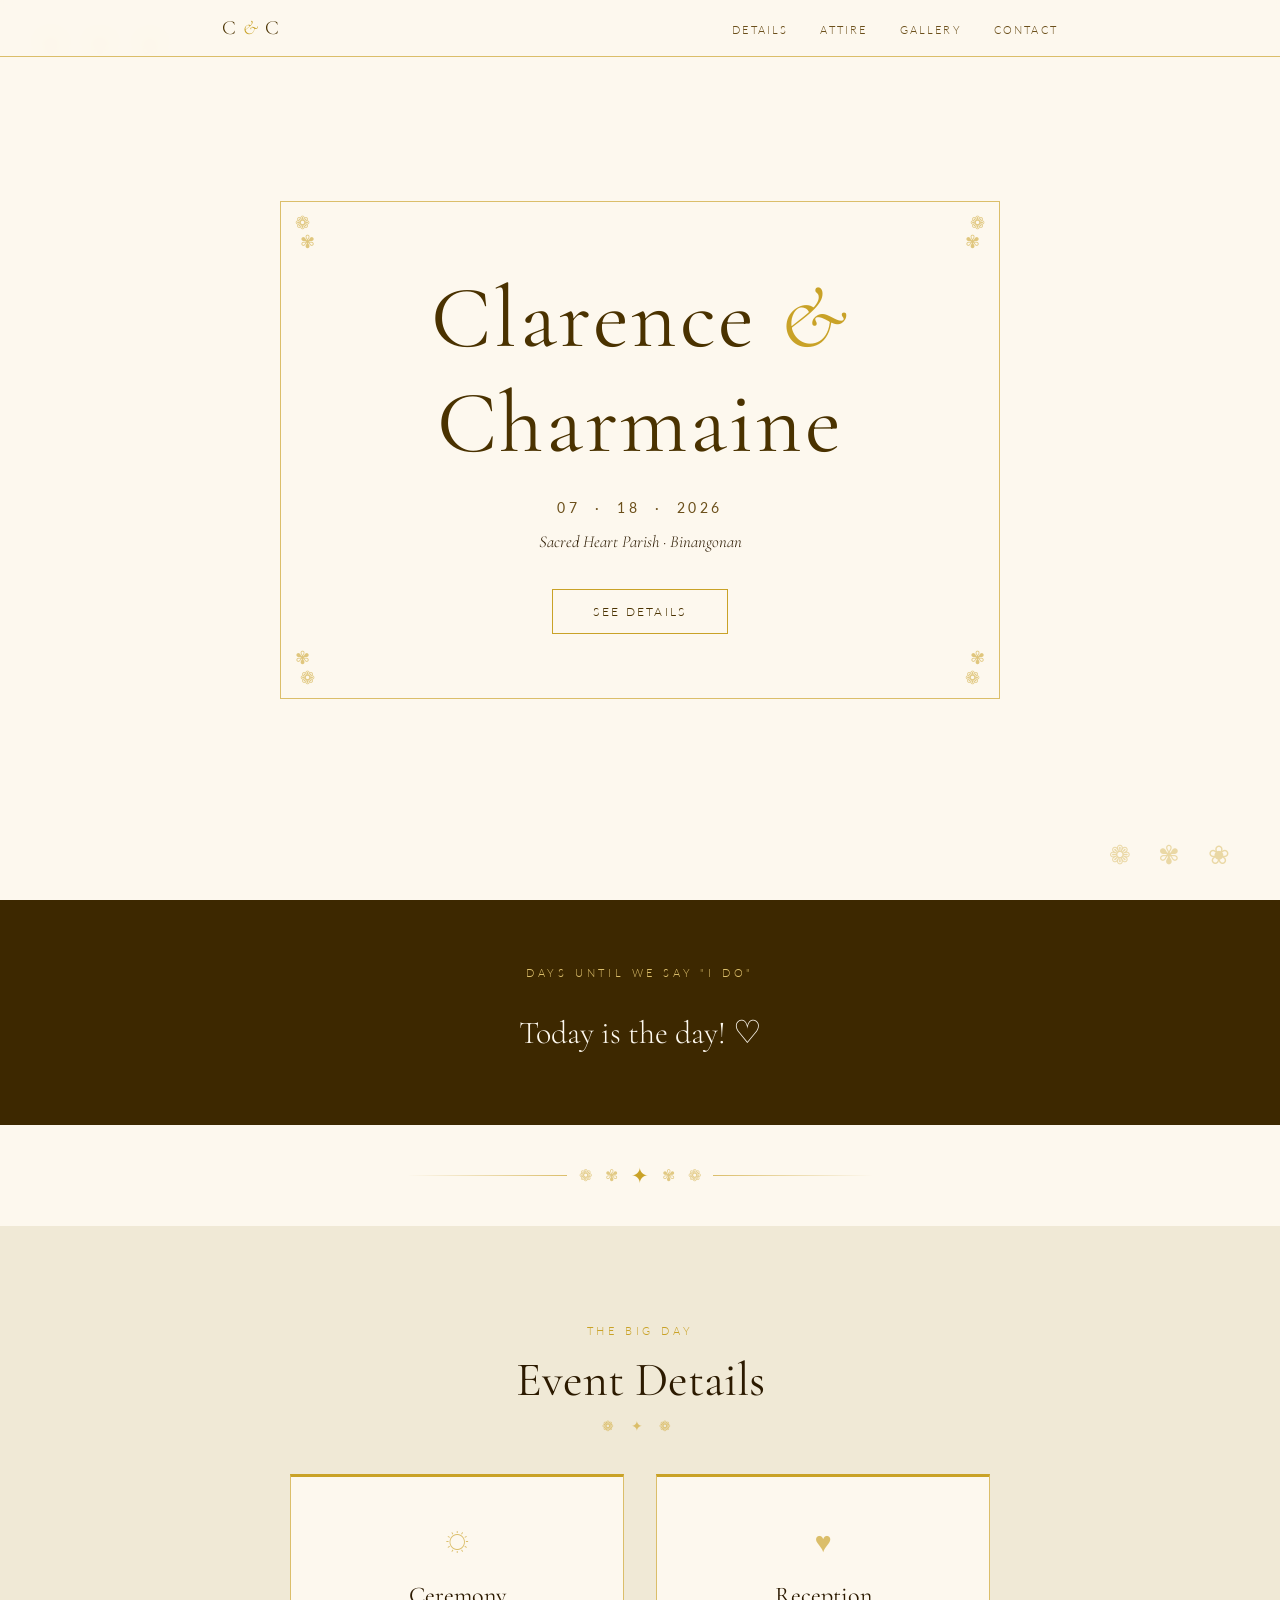
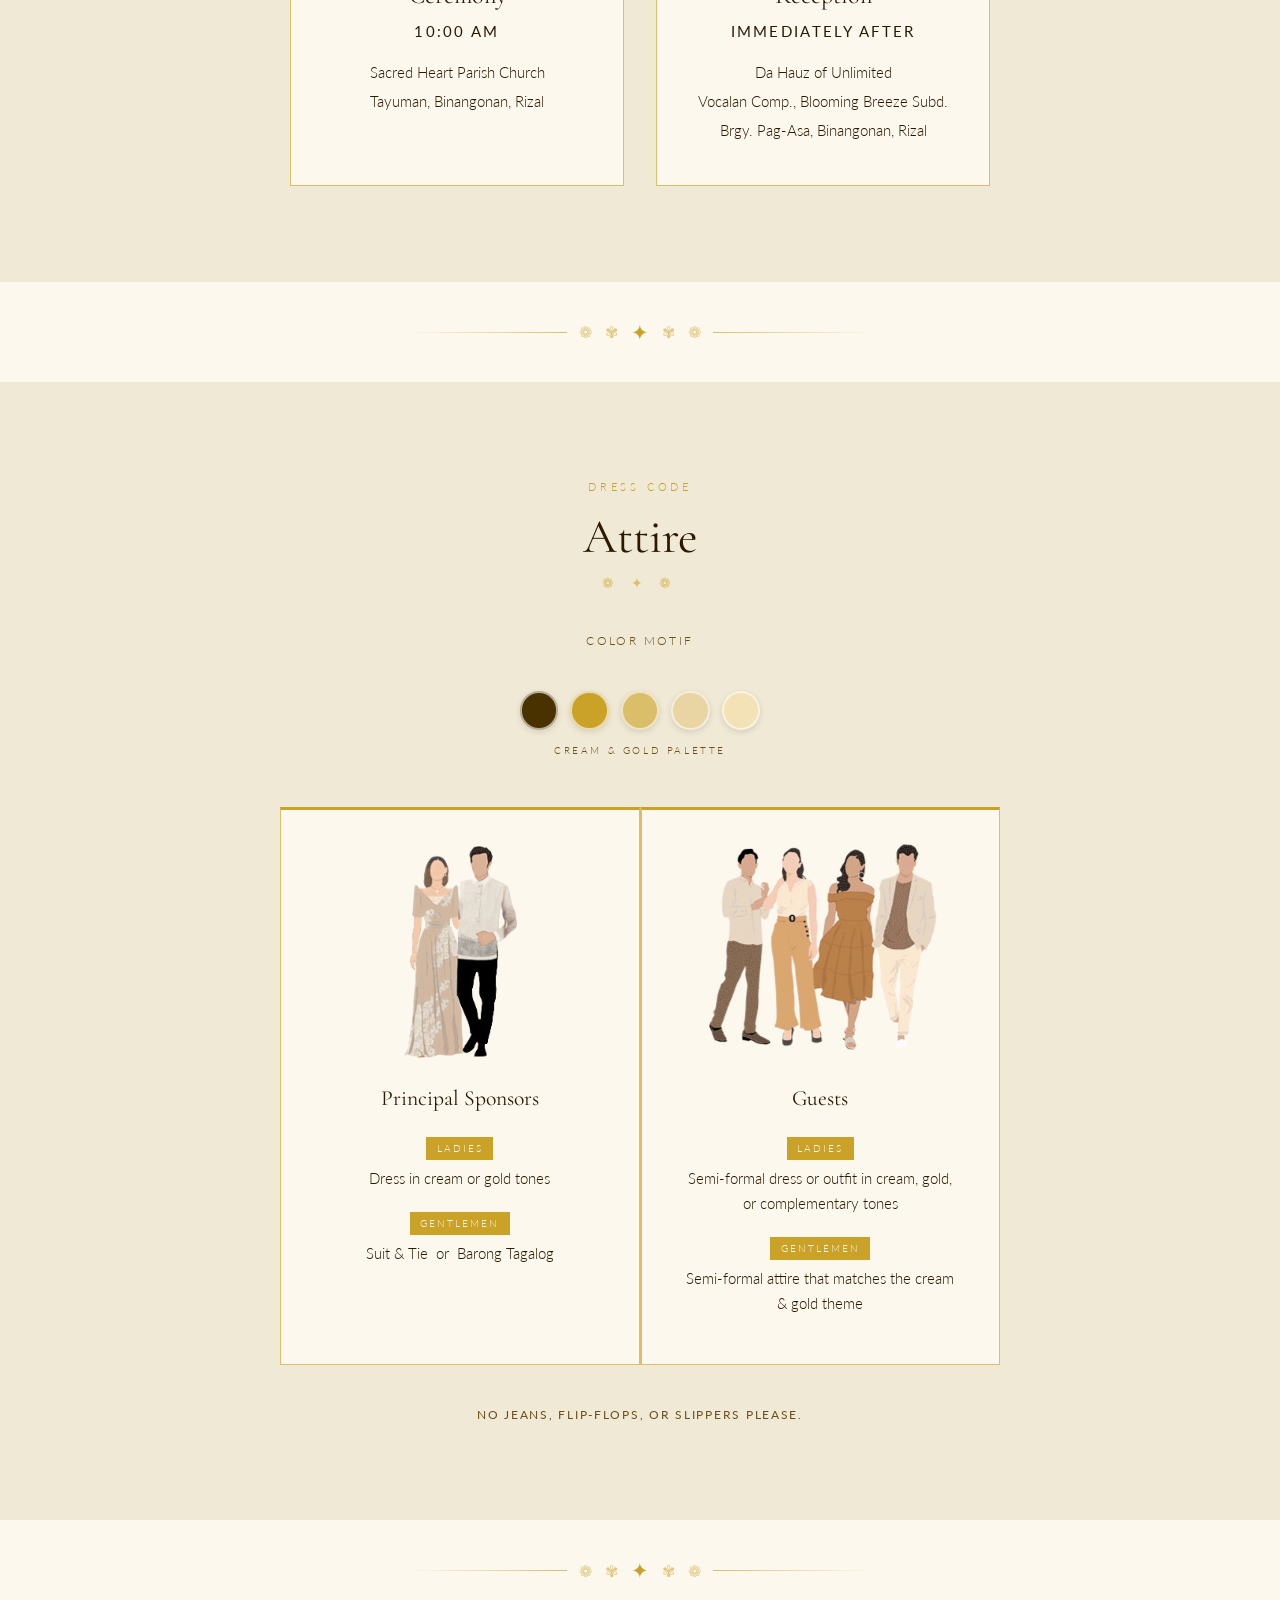
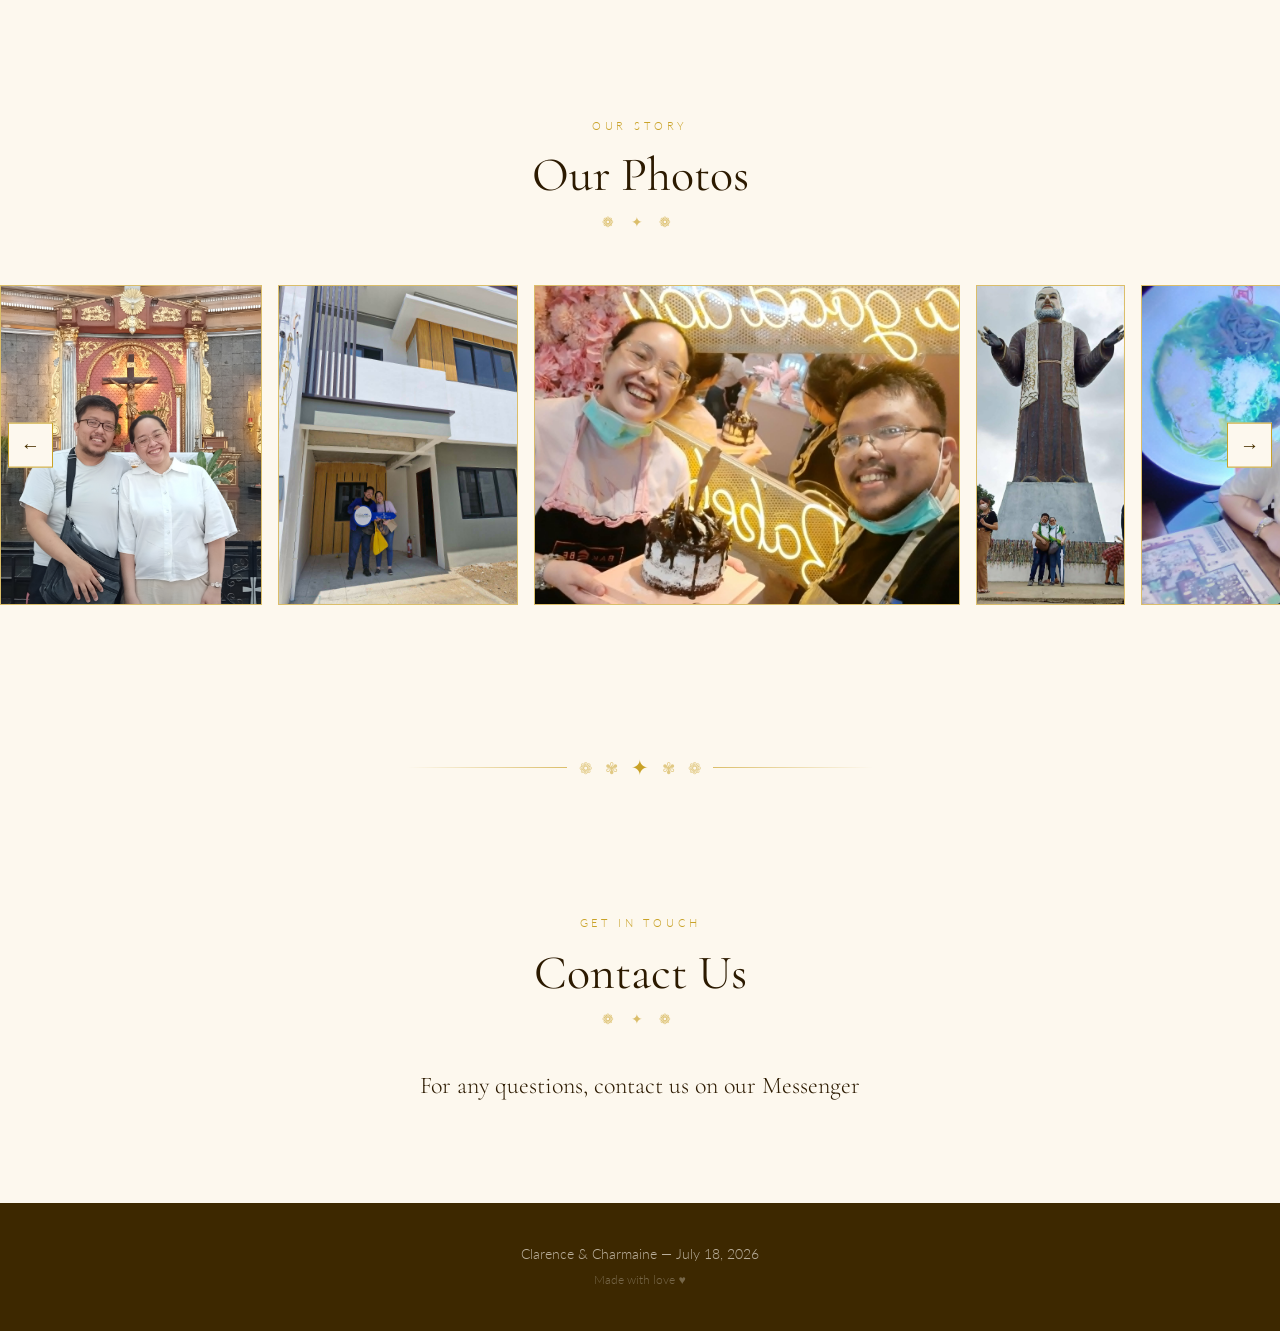
<file: index.html>
<!DOCTYPE html>
<html lang="en">
<head>
  <meta charset="UTF-8" />
  <meta name="viewport" content="width=device-width, initial-scale=1.0" />
  <title>Clarence & Charmaine — We're Getting Married!</title>
  <link rel="preconnect" href="https://fonts.googleapis.com" />
  <link rel="preconnect" href="https://fonts.gstatic.com" crossorigin />
  <link href="https://fonts.googleapis.com/css2?family=Cormorant+Garamond:ital,wght@0,300;0,400;1,300;1,400&family=Lato:wght@300;400&display=swap" rel="stylesheet" />
  <link rel="stylesheet" href="style.css" />
</head>
<body>

  <!-- Nav -->
  <nav class="site-nav" id="site-nav">
    <div class="nav-inner">
      <a href="#" class="nav-brand">C <span>&amp;</span> C</a>
      <button class="nav-toggle" id="nav-toggle" aria-label="Toggle menu">&#9776;</button>
      <ul class="nav-links" id="nav-links">
        <li><a href="#details">Details</a></li>
        <li><a href="#attire">Attire</a></li>
        <li><a href="#gallery">Gallery</a></li>
        <li><a href="#contact">Contact</a></li>
      </ul>
    </div>
  </nav>

  <!-- Hero -->
  <section class="hero">
    <div class="hero-inner">
      <span class="hc hc-tl"></span>
      <span class="hc hc-tr"></span>
      <span class="hc hc-bl"></span>
      <span class="hc hc-br"></span>
      <h1>Clarence <span>&amp;</span> Charmaine</h1>
      <p class="hero-date">07 &nbsp;&middot;&nbsp; 18 &nbsp;&middot;&nbsp; 2026</p>
      <p class="hero-venue">Sacred Heart Parish &middot; Binangonan</p>
      <div class="hero-btns">
        <a href="#details" class="btn">See Details</a>
      </div>
    </div>
  </section>

  <!-- Countdown -->
  <section class="countdown-section">
    <p class="section-label">Days Until We Say "I Do"</p>
    <div class="countdown" id="countdown">
      <div class="countdown-block"><span id="days">--</span><small>Days</small></div>
      <div class="countdown-sep">:</div>
      <div class="countdown-block"><span id="hours">--</span><small>Hours</small></div>
      <div class="countdown-sep">:</div>
      <div class="countdown-block"><span id="minutes">--</span><small>Minutes</small></div>
      <div class="countdown-sep">:</div>
      <div class="countdown-block"><span id="seconds">--</span><small>Seconds</small></div>
    </div>
  </section>

  <!-- Ornament -->
  <div class="divider-ornament"><span>❁</span><span>✾</span><span>✦</span><span>✾</span><span>❁</span></div>

  <!-- Details -->
  <section class="details" id="details">
    <p class="section-label">The Big Day</p>
    <h2>Event Details</h2>
    <div class="cards">

      <div class="card">
        <div class="card-icon">&#9788;</div>
        <h3>Ceremony</h3>
        <p class="card-time">10:00 AM</p>
        <p>Sacred Heart Parish Church<br />Tayuman, Binangonan, Rizal</p>
      </div>

      <div class="card">
        <div class="card-icon">&#9829;</div>
        <h3>Reception</h3>
        <p class="card-time">Immediately After</p>
        <p>Da Hauz of Unlimited<br />Vocalan Comp., Blooming Breeze Subd.<br />Brgy. Pag-Asa, Binangonan, Rizal</p>
      </div>

    </div>
  </section>

  <!-- Ornament -->
  <div class="divider-ornament"><span>❁</span><span>✾</span><span>✦</span><span>✾</span><span>❁</span></div>

  <!-- Attire -->
  <section class="attire" id="attire">
    <div class="attire-header">
      <p class="section-label">Dress Code</p>
      <h2>Attire</h2>
      <p class="attire-sub">Color Motif</p>
      <div class="color-swatches">
        <span class="swatch" style="background:#4a3200;" title="Deep Gold"></span>
        <span class="swatch" style="background:#c9a227;" title="Gold"></span>
        <span class="swatch" style="background:#dbbe6a;" title="Light Gold"></span>
        <span class="swatch" style="background:#e8d5a3;" title="Warm Cream"></span>
        <span class="swatch" style="background:#f2e2b6;" title="Light Cream"></span>
      </div>
      <p class="swatch-label">Cream &amp; Gold Palette</p>
    </div>

    <div class="attire-cols">

      <div class="attire-col">
        <img src="Sponsor.png" alt="Principal Sponsors attire" class="attire-col-img" />
        <h3>Principal Sponsors</h3>
        <div class="attire-role">
          <span class="role-tag">Ladies</span>
          <p>Dress in cream or gold tones</p>
        </div>
        <div class="attire-role">
          <span class="role-tag">Gentlemen</span>
          <p>Suit &amp; Tie &nbsp;or&nbsp; Barong Tagalog</p>
        </div>
      </div>

      <div class="attire-divider"></div>

      <div class="attire-col">
        <img src="Guests.png" alt="Guests attire" class="attire-col-img" />
        <h3>Guests</h3>
        <div class="attire-role">
          <span class="role-tag">Ladies</span>
          <p>Semi-formal dress or outfit in cream, gold, or complementary tones</p>
        </div>
        <div class="attire-role">
          <span class="role-tag">Gentlemen</span>
          <p>Semi-formal attire that matches the cream &amp; gold theme</p>
        </div>
      </div>

    </div>

    <p class="attire-note">No jeans, flip-flops, or slippers please.</p>
  </section>

  <!-- Ornament -->
  <div class="divider-ornament"><span>❁</span><span>✾</span><span>✦</span><span>✾</span><span>❁</span></div>

  <!-- Gallery -->
  <section class="gallery" id="gallery">
    <p class="section-label">Our Story</p>
    <h2>Our Photos</h2>
    <div class="gallery-strip-wrapper">
      <button class="gallery-arrow gallery-arrow-left" id="gallery-prev" aria-label="Previous photos">&#8592;</button>
      <div class="gallery-strip" id="gallery-strip">
        <img src="1.jpg" alt="Photo 1" loading="lazy" />
        <img src="2.jpg" alt="Photo 2" loading="lazy" />
        <img src="3.jpg" alt="Photo 3" loading="lazy" />
        <img src="4.jpg" alt="Photo 4" loading="lazy" />
        <img src="5.jpg" alt="Photo 5" loading="lazy" />
        <img src="6.jpg" alt="Photo 6" loading="lazy" />
        <img src="7.jpg" alt="Photo 7" loading="lazy" />
        <img src="8.jpg" alt="Photo 8" loading="lazy" />
        <img src="9.jpg" alt="Photo 9" loading="lazy" />
        <img src="10.jpg" alt="Photo 10" loading="lazy" />
        <img src="11.jpg" alt="Photo 11" loading="lazy" />
        <img src="12.jpg" alt="Photo 12" loading="lazy" />
        <img src="13.jpg" alt="Photo 13" loading="lazy" />
        <img src="14.jpg" alt="Photo 14" loading="lazy" />
        <img src="15.jpg" alt="Photo 15" loading="lazy" />
        <img src="16.jpg" alt="Photo 16" loading="lazy" />
        <img src="17.jpg" alt="Photo 17" loading="lazy" />
      </div>
      <button class="gallery-arrow gallery-arrow-right" id="gallery-next" aria-label="Next photos">&#8594;</button>
    </div>
  </section>

  <!-- Ornament -->
  <div class="divider-ornament"><span>❁</span><span>✾</span><span>✦</span><span>✾</span><span>❁</span></div>

  <!-- Contact -->
  <section class="contact" id="contact">
    <p class="section-label">Get in Touch</p>
    <h2>Contact Us</h2>
    <div class="contact-numbers">
      <p>For any questions, contact us on our Messenger</p>
    </div>
  </section>

  <!-- Footer -->
  <footer>
    <p>Clarence &amp; Charmaine &mdash; July 18, 2026</p>
    <p class="footer-sub">Made with love &hearts;</p>
  </footer>

  <script src="script.js"></script>
</body>
</html>
</file>
<file: style.css>
/* === Reset & Base === */
*, *::before, *::after { box-sizing: border-box; margin: 0; padding: 0; }

:root {
  --cream:      #fdf8ee;
  --cream-deep: #f0e9d6;
  --gold:       #c9a227;
  --gold-light: #dbbe6a;
  --gold-dark:  #4a3200;
  --text:       #2c1a00;
  --text-soft:  #6b4f1a;
  --section-bg: #3d2800;
}

html { scroll-behavior: smooth; }

body {
  font-family: 'Lato', sans-serif;
  font-weight: 300;
  color: var(--text);
  background: var(--cream);
  line-height: 1.7;
}

h1, h2, h3 {
  font-family: 'Cormorant Garamond', serif;
  font-weight: 400;
  line-height: 1.2;
}

.section-label {
  font-size: 0.68rem;
  letter-spacing: 0.35em;
  text-transform: uppercase;
  color: var(--gold);
  margin-bottom: 0.75rem;
}

/* === Nav === */
.site-nav {
  position: fixed;
  top: 0;
  left: 0;
  right: 0;
  z-index: 100;
  background: rgba(253, 248, 238, 0.95);
  backdrop-filter: blur(6px);
  border-bottom: 1px solid var(--gold-light);
  transition: box-shadow 0.3s;
}

.site-nav.scrolled {
  box-shadow: 0 2px 16px rgba(74, 50, 0, 0.08);
}

.nav-inner {
  max-width: 900px;
  margin: 0 auto;
  padding: 0 2rem;
  height: 3.5rem;
  display: flex;
  align-items: center;
  justify-content: space-between;
}

.nav-brand {
  font-family: 'Cormorant Garamond', serif;
  font-size: 1.25rem;
  color: var(--gold-dark);
  text-decoration: none;
  letter-spacing: 0.05em;
}

.nav-brand span {
  font-style: italic;
  color: var(--gold);
}

.nav-links {
  display: flex;
  align-items: center;
  gap: 2rem;
  list-style: none;
}

.nav-links a {
  font-size: 0.68rem;
  letter-spacing: 0.2em;
  text-transform: uppercase;
  color: var(--text-soft);
  text-decoration: none;
  transition: color 0.2s;
}

.nav-links a:hover { color: var(--gold-dark); }

.nav-toggle {
  display: none;
  background: none;
  border: none;
  font-size: 1.4rem;
  color: var(--gold-dark);
  cursor: pointer;
  line-height: 1;
}

/* === Hero === */
.hero {
  min-height: 100vh;
  padding-top: 3.5rem;
  display: flex;
  align-items: center;
  justify-content: center;
  text-align: center;
  background: var(--cream);
  padding: 4rem 2rem;
  position: relative;
}

/* Corner floral decorations */
.hero::before,
.hero::after {
  content: '❁ ✾ ❀';
  position: absolute;
  font-size: 1.6rem;
  color: var(--gold-light);
  opacity: 0.55;
  line-height: 1;
  letter-spacing: 0.4em;
}
.hero::before { top: 2rem; left: 2.5rem; }
.hero::after  { bottom: 2rem; right: 2.5rem; }

.hero-inner {
  border: 1px solid var(--gold-light);
  padding: 4rem 5rem;
  max-width: 720px;
  width: 100%;
  position: relative;
}

/* Inner corner accents via spans */
.hc {
  position: absolute;
  font-size: 1.1rem;
  color: var(--gold-light);
  opacity: 0.85;
  line-height: 1;
  pointer-events: none;
}
.hc::before, .hc::after { display: block; line-height: 1.1; }

.hc-tl { top: 0.7rem; left: 0.9rem; text-align: left; }
.hc-tl::before { content: '❁'; }
.hc-tl::after  { content: '✾'; margin-left: 0.3rem; }

.hc-tr { top: 0.7rem; right: 0.9rem; text-align: right; }
.hc-tr::before { content: '❁'; }
.hc-tr::after  { content: '✾'; margin-right: 0.3rem; }

.hc-bl { bottom: 0.7rem; left: 0.9rem; text-align: left; }
.hc-bl::before { content: '✾'; }
.hc-bl::after  { content: '❁'; margin-left: 0.3rem; }

.hc-br { bottom: 0.7rem; right: 0.9rem; text-align: right; }
.hc-br::before { content: '✾'; }
.hc-br::after  { content: '❁'; margin-right: 0.3rem; }

.hero-eyebrow {
  font-family: 'Lato', sans-serif;
  font-size: 0.68rem;
  letter-spacing: 0.35em;
  text-transform: uppercase;
  color: var(--gold);
  margin-bottom: 1.25rem;
}

.hero h1 {
  font-size: clamp(2.8rem, 8vw, 5.5rem);
  font-weight: 400;
  color: var(--gold-dark);
  letter-spacing: 0.03em;
  margin-bottom: 1.25rem;
}

.hero h1 span {
  font-style: italic;
  color: var(--gold);
}

.hero-date {
  font-family: 'Lato', sans-serif;
  font-size: 0.85rem;
  letter-spacing: 0.25em;
  color: var(--text-soft);
  font-weight: 400;
  margin-bottom: 0.5rem;
}

.hero-venue {
  font-family: 'Cormorant Garamond', serif;
  font-style: italic;
  font-size: 1.05rem;
  color: var(--text);
  margin-bottom: 2rem;
}

.btn {
  display: inline-block;
  padding: 0.75rem 2.5rem;
  border: 1px solid var(--gold);
  color: var(--gold-dark);
  text-decoration: none;
  font-size: 0.72rem;
  letter-spacing: 0.2em;
  text-transform: uppercase;
  transition: background 0.3s, color 0.3s;
  background: transparent;
  cursor: pointer;
}

.btn:hover {
  background: var(--gold);
  color: var(--cream);
}

.btn-filled {
  background: var(--gold);
  color: var(--cream);
}

.btn-filled:hover {
  background: var(--gold-dark);
  border-color: var(--gold-dark);
}

.hero-btns {
  display: flex;
  justify-content: center;
  gap: 1rem;
  flex-wrap: wrap;
}

/* === Countdown === */
.countdown-section {
  background: var(--section-bg);
  color: var(--cream);
  text-align: center;
  padding: 4rem 2rem;
}

.countdown-section .section-label { color: var(--gold-light); }

.countdown {
  display: flex;
  justify-content: center;
  align-items: center;
  gap: 0.5rem;
  flex-wrap: wrap;
  margin-top: 1.5rem;
}

.countdown-block {
  display: flex;
  flex-direction: column;
  align-items: center;
  min-width: 90px;
}

.countdown-block span {
  font-family: 'Cormorant Garamond', serif;
  font-size: clamp(2.5rem, 6vw, 4rem);
  font-weight: 300;
  line-height: 1;
  color: var(--gold-light);
}

.countdown-block small {
  font-size: 0.62rem;
  letter-spacing: 0.2em;
  text-transform: uppercase;
  color: rgba(247,242,227,0.5);
  margin-top: 0.4rem;
}

.countdown-sep {
  font-family: 'Cormorant Garamond', serif;
  font-size: 2.5rem;
  color: rgba(247,242,227,0.3);
  line-height: 1;
  padding-bottom: 1.2rem;
}

/* === Details === */
.details {
  padding: 6rem 2rem;
  background: var(--cream-deep);
  text-align: center;
}

.details h2,
.attire h2,
.contact h2 {
  font-size: clamp(2rem, 4vw, 3rem);
  color: var(--text);
  margin-bottom: 0.6rem;
}

.details h2::after,
.attire h2::after,
.contact h2::after {
  content: '❁ ✦ ❁';
  display: block;
  font-size: 0.85rem;
  color: var(--gold-light);
  letter-spacing: 0.5em;
  margin-top: 0.6rem;
  margin-bottom: 2.4rem;
}

.cards {
  display: grid;
  grid-template-columns: repeat(auto-fit, minmax(260px, 1fr));
  gap: 2rem;
  max-width: 700px;
  margin: 0 auto;
}

.card {
  background: var(--cream);
  padding: 2.5rem 2rem;
  border: 1px solid var(--gold-light);
  border-top: 3px solid var(--gold);
}

.card-icon {
  font-size: 1.8rem;
  color: var(--gold-light);
  margin-bottom: 1rem;
}

.card h3 {
  font-size: 1.5rem;
  color: var(--text);
  margin-bottom: 0.4rem;
}

.card-time {
  font-size: 0.75rem;
  letter-spacing: 0.15em;
  color: var(--gold);
  font-weight: 400;
  text-transform: uppercase;
  margin-bottom: 0.75rem;
}

.card p { font-size: 0.95rem; line-height: 1.9; color: var(--text); }

/* === Divider === */
.divider-ornament {
  display: flex;
  align-items: center;
  justify-content: center;
  gap: 0.8rem;
  padding: 2.5rem 3rem;
  background: var(--cream);
  color: var(--gold-light);
}

.divider-ornament::before,
.divider-ornament::after {
  content: '';
  flex: 1;
  max-width: 160px;
  height: 1px;
  background: linear-gradient(to right, transparent, var(--gold-light));
}

.divider-ornament::after {
  background: linear-gradient(to left, transparent, var(--gold-light));
}

.divider-ornament span {
  font-size: 1rem;
  line-height: 1;
  opacity: 0.8;
  transition: opacity 0.2s;
}

.divider-ornament span:nth-child(3) {
  font-size: 1.3rem;
  opacity: 1;
  color: var(--gold);
}

/* === Attire === */
.attire {
  padding: 6rem 2rem;
  background: var(--cream-deep);
  text-align: center;
}

.attire-header {
  text-align: center;
  margin-bottom: 2.5rem;
}

.attire-col-img {
  display: block;
  max-height: 220px;
  width: auto;
  margin: 0 auto 1.5rem;
  object-fit: contain;
}

.attire-sub {
  font-size: 0.75rem;
  letter-spacing: 0.2em;
  text-transform: uppercase;
  color: var(--text-soft);
  margin-bottom: 2.5rem;
}

.color-swatches {
  display: flex;
  justify-content: center;
  gap: 0.75rem;
  margin-bottom: 0.75rem;
}

.swatch {
  width: 2.4rem;
  height: 2.4rem;
  border-radius: 50%;
  display: inline-block;
  border: 2px solid rgba(255,255,255,0.6);
  box-shadow: 0 2px 6px rgba(0,0,0,0.12);
}

.swatch-label {
  font-size: 0.65rem;
  letter-spacing: 0.25em;
  text-transform: uppercase;
  color: var(--text-soft);
  margin-bottom: 3rem;
}

.attire-img {
  display: block;
  width: 320px;
  height: auto;
  border-radius: 6px;
  border: 2px solid var(--gold);
  margin: 0 auto 3rem;
}

.attire-cols {
  display: flex;
  justify-content: center;
  align-items: stretch;
  gap: 0;
  max-width: 720px;
  margin: 0 auto 2.5rem;
  flex-wrap: wrap;
}

.attire-col {
  flex: 1;
  min-width: 240px;
  padding: 2rem 2.5rem;
  background: var(--cream);
  border: 1px solid var(--gold-light);
  border-top: 3px solid var(--gold);
}

.attire-col h3 {
  font-size: 1.35rem;
  color: var(--text);
  margin-bottom: 1.25rem;
}

.attire-role {
  margin-bottom: 1rem;
}

.role-tag {
  display: inline-block;
  font-size: 0.62rem;
  letter-spacing: 0.2em;
  text-transform: uppercase;
  color: var(--cream);
  background: var(--gold);
  padding: 0.2rem 0.65rem;
  margin-bottom: 0.35rem;
}

.attire-role p {
  font-size: 0.92rem;
  color: var(--text);
  line-height: 1.7;
}

.attire-divider {
  width: 1px;
  background: var(--gold-light);
  align-self: stretch;
}

.attire-note {
  font-size: 0.72rem;
  letter-spacing: 0.15em;
  text-transform: uppercase;
  color: var(--text-soft);
  font-weight: 400;
}

/* === Gallery === */
.gallery {
  padding: 6rem 0;
  background: var(--cream);
  text-align: center;
  overflow: hidden;
}

.gallery .section-label { margin-bottom: 0.75rem; }

.gallery h2 {
  font-size: clamp(2rem, 4vw, 3rem);
  color: var(--text);
  margin-bottom: 0.6rem;
}

.gallery h2::after {
  content: '❁ ✦ ❁';
  display: block;
  font-size: 0.85rem;
  color: var(--gold-light);
  letter-spacing: 0.5em;
  margin-top: 0.6rem;
  margin-bottom: 2.4rem;
}

.gallery-strip-wrapper {
  position: relative;
  display: flex;
  align-items: center;
}

.gallery-strip {
  display: flex;
  gap: 1rem;
  overflow-x: auto;
  scroll-snap-type: x mandatory;
  -webkit-overflow-scrolling: touch;
  padding: 1rem 4rem;
  scrollbar-width: none;
}

.gallery-strip::-webkit-scrollbar { display: none; }

.gallery-strip img {
  height: 320px;
  width: auto;
  flex-shrink: 0;
  scroll-snap-align: start;
  object-fit: cover;
  border: 1px solid var(--gold-light);
  display: block;
  transition: transform 0.3s, box-shadow 0.3s;
}

.gallery-strip img:hover {
  transform: scale(1.02);
  box-shadow: 0 8px 24px rgba(74, 50, 0, 0.15);
}

.gallery-arrow {
  position: absolute;
  top: 50%;
  transform: translateY(-50%);
  z-index: 2;
  background: var(--cream);
  border: 1px solid var(--gold);
  color: var(--gold-dark);
  font-size: 1.2rem;
  width: 2.8rem;
  height: 2.8rem;
  display: flex;
  align-items: center;
  justify-content: center;
  cursor: pointer;
  transition: background 0.2s, color 0.2s;
  flex-shrink: 0;
}

.gallery-arrow:hover {
  background: var(--gold);
  color: var(--cream);
}

.gallery-arrow-left  { left: 0.5rem; }
.gallery-arrow-right { right: 0.5rem; }

.gallery-arrow.hidden { opacity: 0; pointer-events: none; }

@media (max-width: 600px) {
  .gallery-strip { padding: 1rem 3rem; }
  .gallery-strip img { height: 220px; }
  .gallery-arrow { width: 2.2rem; height: 2.2rem; font-size: 1rem; }
}

/* === Contact === */
.contact {
  padding: 6rem 2rem;
  background: var(--cream);
  text-align: center;
}


.contact-numbers {
  display: flex;
  justify-content: center;
  align-items: center;
  gap: 1rem;
  flex-wrap: wrap;
  font-family: 'Cormorant Garamond', serif;
  font-size: 1.5rem;
}

.contact-numbers a {
  color: var(--gold);
  text-decoration: none;
  transition: color 0.2s;
}

.contact-numbers a:hover { color: var(--gold-dark); }

.contact-sep { color: var(--gold-light); }

/* === Footer === */
footer {
  background: var(--section-bg);
  color: rgba(253,248,238,0.65);
  text-align: center;
  padding: 2.5rem 1rem;
  font-size: 0.85rem;
}

footer p + p { margin-top: 0.25rem; }
.footer-sub { color: rgba(253,248,238,0.3); font-size: 0.75rem; }

/* === Responsive === */
@media (max-width: 600px) {
  .hero-inner { padding: 3rem 1.5rem; }
  .cards { grid-template-columns: 1fr; }
  .contact-numbers { flex-direction: column; gap: 0.5rem; }
  .attire-cols { flex-direction: column; }
  .attire-divider { width: 100%; height: 1px; align-self: auto; }
  .attire-col { min-width: unset; width: 100%; }

  .nav-toggle { display: block; }

  .nav-links {
    display: none;
    position: absolute;
    top: 3.5rem;
    left: 0;
    right: 0;
    background: rgba(253, 248, 238, 0.98);
    flex-direction: column;
    gap: 0;
    border-bottom: 1px solid var(--gold-light);
    padding: 0.5rem 0;
  }

  .nav-links.open { display: flex; }

  .nav-links li { width: 100%; text-align: center; }

  .nav-links a {
    display: block;
    padding: 0.85rem 2rem;
  }

}
</file>
